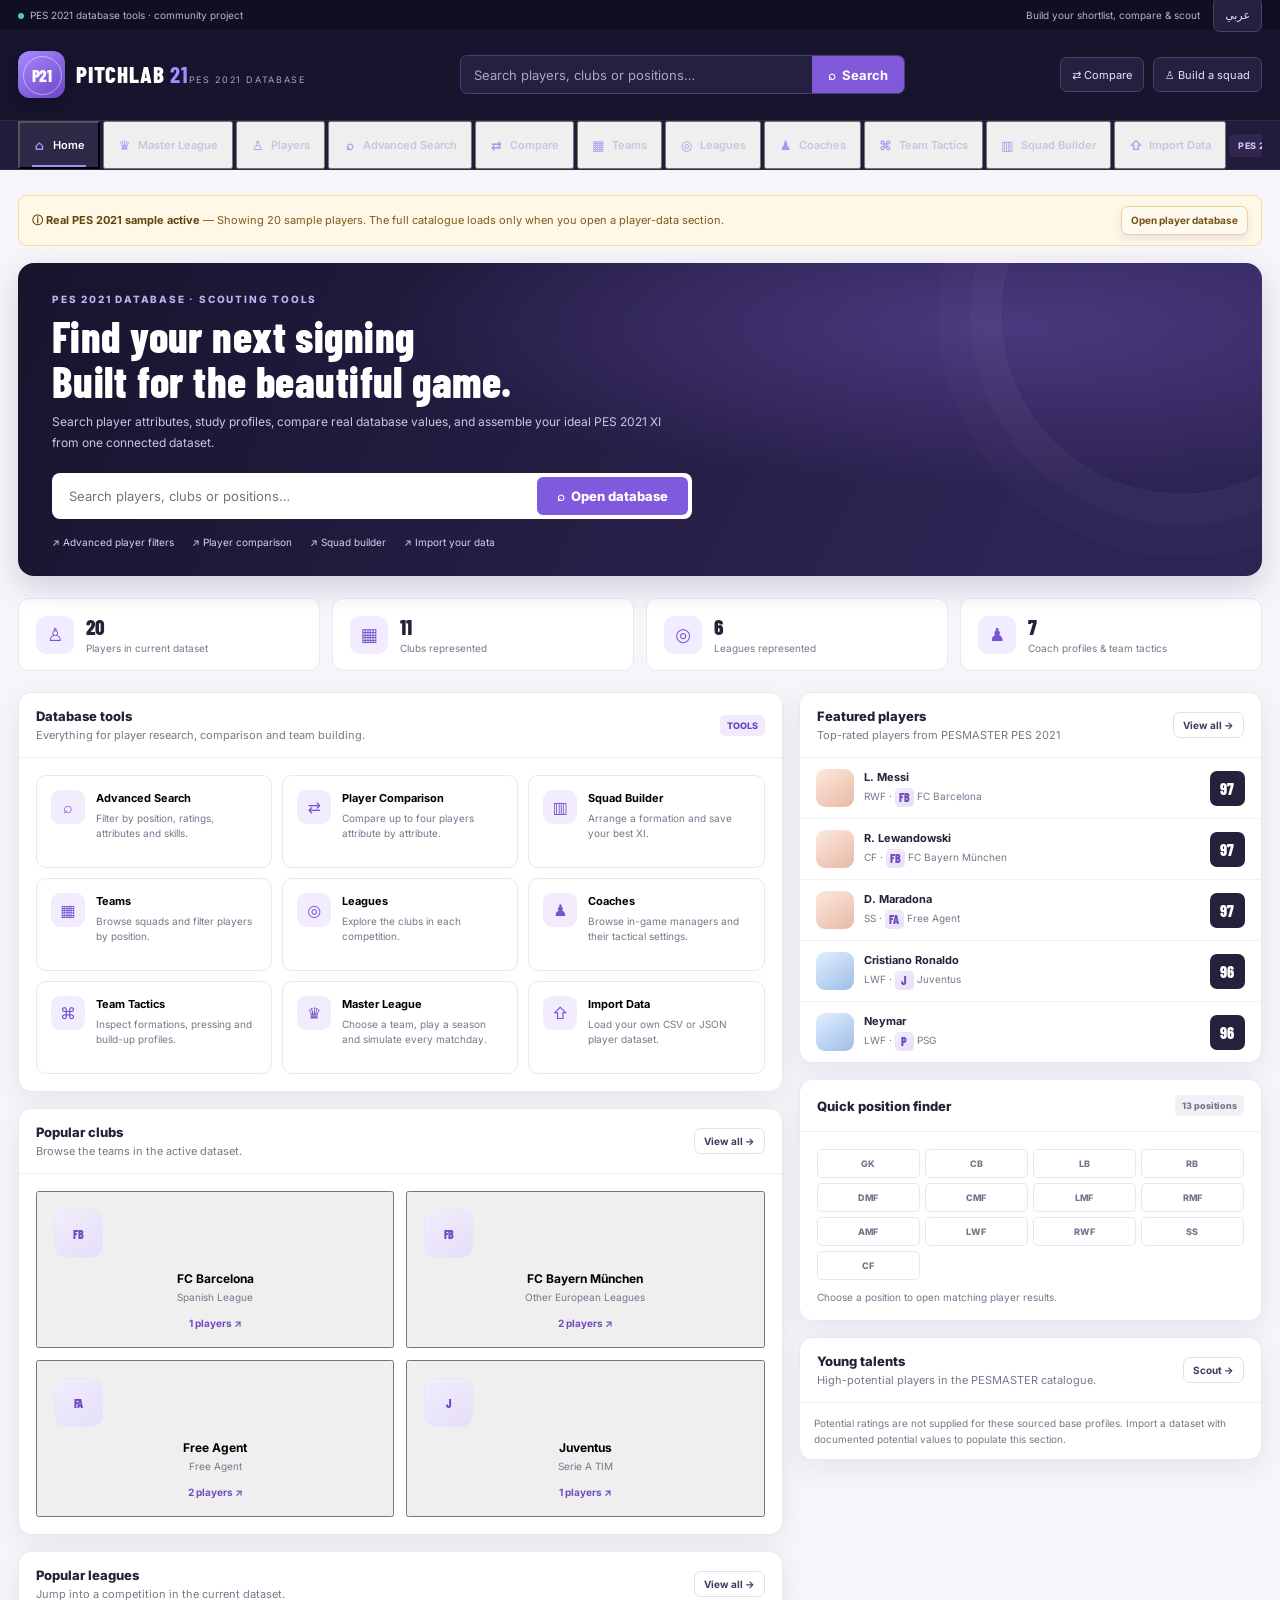
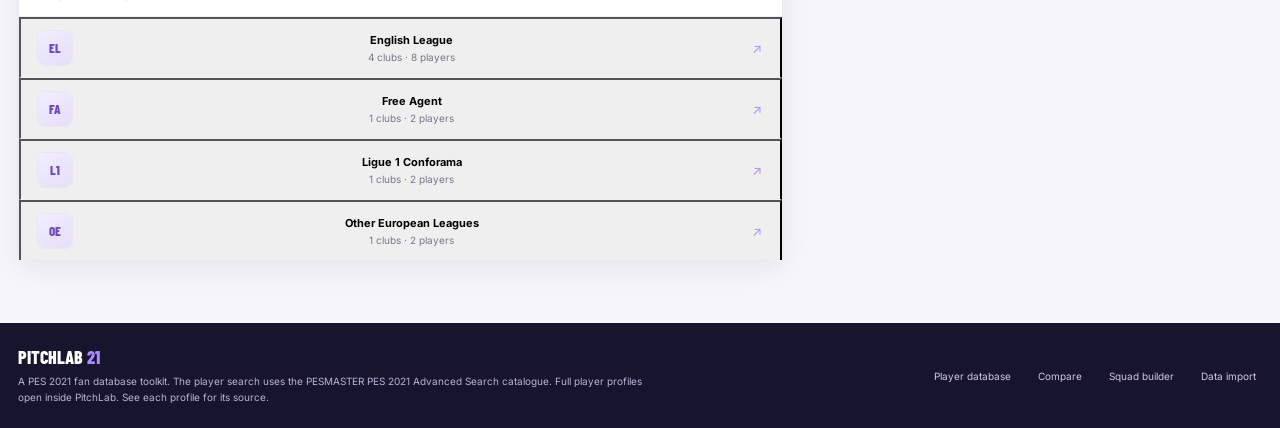
<file: index.html>
<!doctype html>
<html lang="en" dir="ltr">
<head>
  <meta charset="utf-8" />
  <meta name="viewport" content="width=device-width, initial-scale=1" />
  <meta name="theme-color" content="#17142d" />
  <meta name="description" content="PitchLab 21 — a PES 2021 player database, scouting and squad-building toolkit." />
  <title>PitchLab 21 — PES 2021 Database</title>
  <link rel="stylesheet" href="styles.css?v=2026-10-17-master-league-2" />
</head>
<body>
  <div id="app">
    <main style="max-width:900px;margin:40px auto;padding:24px;font-family:Arial,sans-serif;color:#eee;background:#211b38;border-radius:16px">
      <h1 style="margin-top:0">PitchLab 21 is starting…</h1>
      <p>Loading the PES 2021 database interface. If this message stays here, the diagnostic below will show the startup error.</p>
    </main>
  </div>
  <script>
    window.PITCHLAB_BUILD_ID = '2026-10-17-pesmaster-player-catalog-3';
    (function () {
      function showStartupError(title, detail) {
        var app = document.getElementById('app');
        if (!app || window.__PITCHLAB_APP_READY__) return;
        app.innerHTML = '';
        var box = document.createElement('main');
        box.style.cssText = 'max-width:900px;margin:36px auto;padding:24px;font:16px/1.55 Arial,sans-serif;color:#eee;background:#211b38;border:1px solid #594c7e;border-radius:16px';
        var h = document.createElement('h1'); h.textContent = title; h.style.color = '#ffb4b4';
        var p = document.createElement('p'); p.textContent = 'PitchLab 21 could not finish starting. Make sure you extracted the entire ZIP and opened START-PITCHLAB.bat. The detailed error is below.';
        var pre = document.createElement('pre'); pre.textContent = 'Build: ' + (window.PITCHLAB_BUILD_ID || 'unknown') + '\n\n' + String(detail || 'No additional error details were provided.'); pre.style.cssText = 'white-space:pre-wrap;overflow-wrap:anywhere;background:#151225;padding:12px;border-radius:8px';
        var b = document.createElement('button'); b.textContent = 'Try again'; b.style.cssText = 'padding:10px 16px;border:0;border-radius:8px;cursor:pointer'; b.onclick = function(){ location.reload(); };
        box.append(h,p,pre,b); app.appendChild(box);
      }
      window.addEventListener('error', function (event) {
        if (event instanceof ErrorEvent) showStartupError('PitchLab 21 startup error', (event.message || 'JavaScript error') + (event.filename ? '\n' + event.filename + ':' + event.lineno : '') + (event.error && event.error.stack ? '\n' + event.error.stack : ''));
        else if (event.target && event.target.tagName === 'SCRIPT') showStartupError('A required JavaScript file could not load', event.target.src || 'Unknown script file');
      }, true);
      window.addEventListener('DOMContentLoaded', function () {
        setTimeout(function () { if (!window.__PITCHLAB_APP_READY__) showStartupError('PitchLab 21 did not finish starting', 'The app script did not complete its initial render. Check that app.js, data.js, data/managers-tactics.js, and data/league-catalog.js exist next to the site and that you extracted the ZIP fully.'); }, 12000);
      });
    })();
  </script>
  <div id="toast" class="toast" role="status" aria-live="polite"></div>
  <script src="data.js?v=2026-10-17-pesmaster-player-catalog-2"></script>
  <script src="data/managers-tactics.js?v=2026-10-17-master-league-1"></script>
  <script src="data/league-catalog.js?v=2026-10-17-pesmaster-player-catalog-2"></script>
  <script src="app.js?v=2026-10-17-master-league-3"></script>
</body>
</html>
</file>
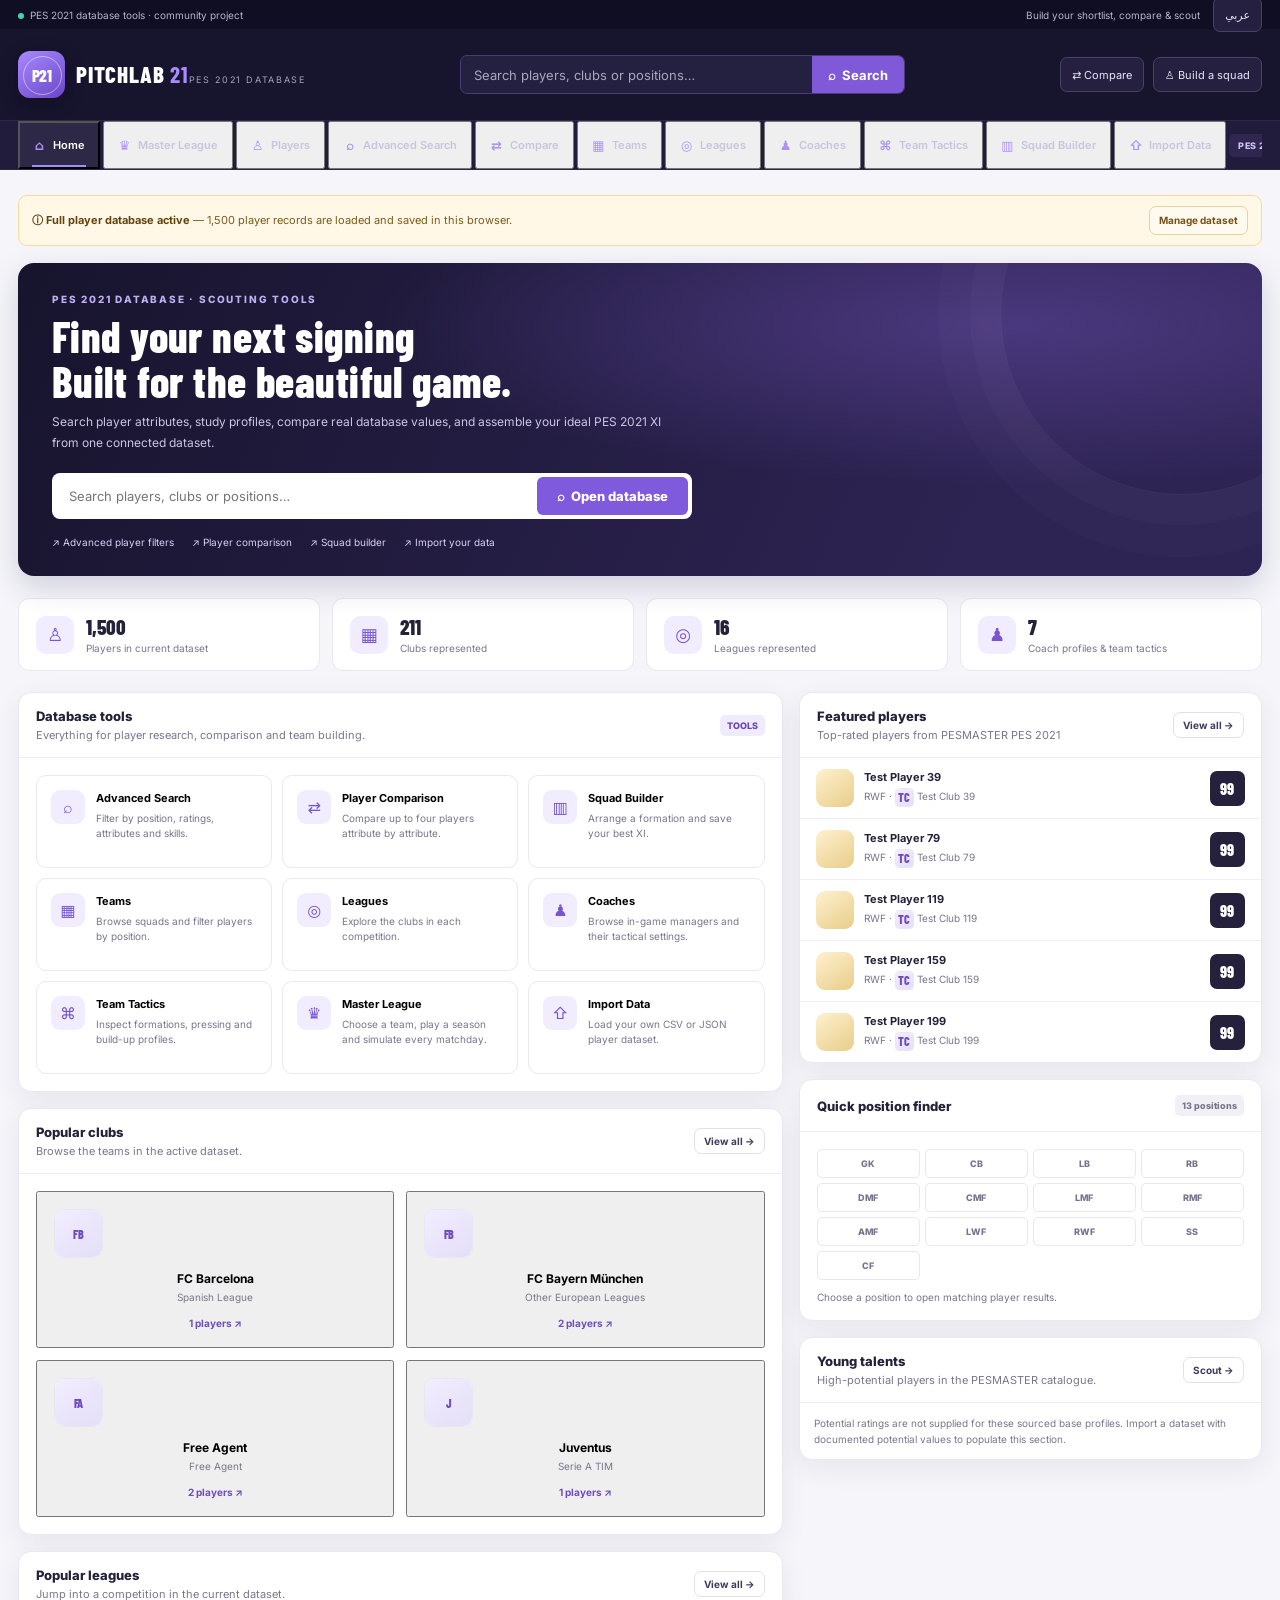
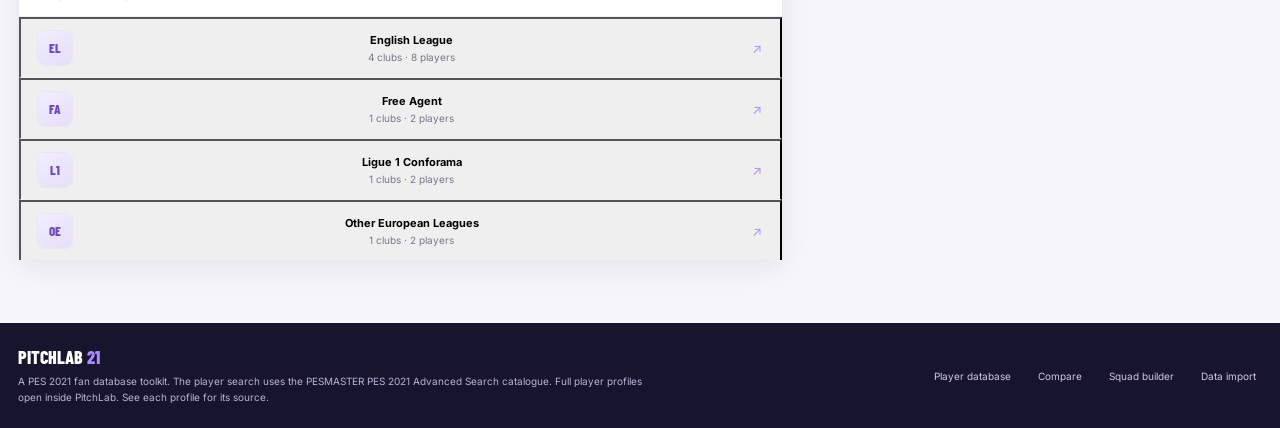
<file: test-harness.html>
<!doctype html><html><head><meta charset="utf-8"><meta name="viewport" content="width=device-width, initial-scale=1"><link rel="stylesheet" href="styles.css"></head><body><div id="app"></div><div id="toast" class="toast"></div><script src="data.js"></script><script>const base=window.PITCHLAB_INITIAL_PLAYERS[0];for(let i=20;i<1500;i++){window.PITCHLAB_INITIAL_PLAYERS.push({...base,id:'perf-'+i,name:'Test Player '+i,displayName:'Test Player '+i,club:'Test Club '+(i%200),league:'Test League '+(i%10),overall:60+(i%40),age:18+(i%18)});}</script><script src="data/managers-tactics.js"></script><script src="data/league-catalog.js"></script><script src="app.js"></script></body></html>
</file>
<file: styles.css>
@import url('https://fonts.googleapis.com/css2?family=Inter:wght@400;500;600;700;800&family=Barlow+Condensed:wght@600;700;800&display=swap');
:root{--navy:#17142d;--navy2:#211c3c;--purple:#7f58d9;--purple2:#a483ff;--ink:#222239;--muted:#77778c;--line:#e8e8f0;--surface:#fff;--canvas:#f5f5fa;--green:#199b78;--red:#d95b6d;--gold:#e5ad45;--shadow:0 8px 28px rgba(28,24,59,.07);--radius:13px}
*{box-sizing:border-box}html{scroll-behavior:smooth}body{margin:0;background:var(--canvas);font-family:Inter,system-ui,-apple-system,BlinkMacSystemFont,"Segoe UI",sans-serif;color:var(--ink);font-size:13px}button,input,select,textarea{font:inherit}button{cursor:pointer}a{color:inherit;text-decoration:none}.wrap{width:min(1400px,calc(100% - 36px));margin:auto}.eyebrow{font-size:10px;text-transform:uppercase;font-weight:800;letter-spacing:.14em;color:var(--purple)}
.topline{height:29px;background:#100e22;color:#b7b3cb;font-size:10px}.topline .wrap{height:100%;display:flex;align-items:center;justify-content:space-between}.top-right{display:flex;align-items:center;gap:13px}.online-dot{display:inline-block;width:6px;height:6px;border-radius:50%;background:#49d3a9;margin-right:6px}.masthead{background:var(--navy);color:white;border-bottom:1px solid rgba(255,255,255,.09)}.masthead-main{min-height:91px;display:flex;gap:24px;align-items:center;justify-content:space-between}.brand{display:flex;align-items:center;gap:11px;flex-shrink:0}.brand-mark{width:47px;height:47px;border-radius:12px;background:linear-gradient(145deg,#a88aff,#6b46c7);display:grid;place-items:center;box-shadow:0 5px 17px #09071866;position:relative;overflow:hidden}.brand-mark:before{content:"";position:absolute;width:37px;height:37px;border:1px solid #fff7;border-radius:50%;top:5px;left:5px}.brand-mark span{font:800 17px "Barlow Condensed",sans-serif;letter-spacing:-.04em;z-index:1}.brand-name{font:800 23px "Barlow Condensed",sans-serif;letter-spacing:.035em;line-height:1}.brand-name b{color:#a98aff}.brand-sub{font-size:9px;color:#a8a4c1;margin-top:5px;letter-spacing:.18em;text-transform:uppercase}.global-search{display:flex;max-width:445px;flex:1;height:39px;background:#24203f;border:1px solid #4b3c76;border-radius:7px;overflow:hidden}.global-search input{border:0;outline:0;background:transparent;color:#fff;padding:0 13px;min-width:0;flex:1}.global-search input::placeholder{color:#aaa5c2}.global-search button{border:0;background:#8059d9;color:#fff;padding:0 16px;font-weight:700}.global-search button:hover{background:#966fe9}.head-actions{display:flex;align-items:center;gap:9px}.header-tool{height:35px;border:1px solid #494267;border-radius:7px;background:#25203f;color:#e9e5fa;padding:0 11px;font-size:11px}.header-tool:hover{border-color:#ac8ef7}.navrow{background:#211c3b;border-top:1px solid rgba(255,255,255,.055)}.mainnav{display:flex;align-items:center;gap:3px;min-height:43px;overflow-x:auto}.navlink{display:flex;align-items:center;gap:7px;color:#c9c4df;font-size:11px;font-weight:600;white-space:nowrap;padding:14px 13px;position:relative;transition:.18s}.navlink:hover,.navlink.active{color:#fff;background:rgba(255,255,255,.055)}.navlink.active:after{content:"";height:2px;position:absolute;bottom:0;left:12px;right:12px;background:#a98aff}.navicon{color:#ad92f3;font-size:13px;width:13px;text-align:center}.data-chip{margin-left:auto;white-space:nowrap;color:#d0c6f5;background:#302650;padding:6px 9px;border-radius:5px;font-size:9px;font-weight:800;letter-spacing:.06em;text-transform:uppercase}
main{padding:25px 0 52px;min-height:66vh}.page-heading{display:flex;align-items:flex-end;justify-content:space-between;gap:18px;margin:0 0 18px}.page-heading h1{margin:4px 0 0;font:800 29px "Barlow Condensed",sans-serif;letter-spacing:-.015em;color:#201d38}.page-heading p{margin:6px 0 0;color:var(--muted);font-size:12px;line-height:1.6}.heading-actions{display:flex;gap:8px;align-items:center;flex-wrap:wrap}.btn{display:inline-flex;align-items:center;justify-content:center;gap:7px;border:1px solid #e1dfec;background:#fff;color:#403a5c;border-radius:7px;padding:9px 12px;font-size:11px;font-weight:700;transition:.15s}.btn:hover{border-color:#b9a8ed;transform:translateY(-1px)}.btn-primary{background:var(--purple);border-color:var(--purple);color:white;box-shadow:0 4px 9px #8b69db2b}.btn-primary:hover{background:#6e49c7;color:white}.btn-dark{background:#282342;border-color:#282342;color:white}.btn-ghost{background:transparent}.btn-danger{color:#b94355}.btn-sm{padding:6px 9px;font-size:10px}.btn-icon{width:31px;height:31px;padding:0}.section-card{background:var(--surface);border:1px solid var(--line);border-radius:var(--radius);box-shadow:var(--shadow)}.section-head{padding:15px 17px;border-bottom:1px solid #eeeeF4;display:flex;align-items:center;justify-content:space-between;gap:12px}.section-head h2,.section-head h3{margin:0;font-size:13px;font-weight:800}.section-head p{margin:4px 0 0;font-size:11px;color:var(--muted)}.section-body{padding:17px}.muted{color:var(--muted)}.tiny{font-size:10px}.pill{display:inline-flex;align-items:center;gap:5px;font-size:9px;font-weight:800;padding:5px 7px;border-radius:5px;white-space:nowrap}.pill-purple{background:#f0ebff;color:#6844bd}.pill-green{background:#e5f7f1;color:#118663}.pill-gray{background:#f0f0f6;color:#77768a}.pill-amber{background:#fff3d9;color:#987020}.pill-red{background:#fff0f1;color:#b94456}.demo-banner{display:flex;align-items:center;justify-content:space-between;gap:15px;background:#fff8e7;border:1px solid #f5dc9e;color:#7b5b1d;border-radius:9px;padding:10px 13px;margin-bottom:17px;font-size:11px;line-height:1.5}.demo-banner strong{color:#61450e}.demo-banner .btn{background:#fffaf0;border-color:#e9d19a;color:#735315}
/* home */
.hero{position:relative;border-radius:16px;overflow:hidden;background:radial-gradient(ellipse at 80% 20%,#4a387e 0,transparent 45%),linear-gradient(115deg,#17142d,#2e2454 80%);color:white;padding:30px 34px 28px;margin-bottom:22px;box-shadow:0 11px 30px #241c4c2b}.hero:after{content:"";position:absolute;width:360px;height:360px;border:1px solid #ffffff0f;border-radius:50%;right:-100px;top:-130px;box-shadow:0 0 0 30px #ffffff05,0 0 0 62px #ffffff04}.hero-kicker{color:#bfb0f3;text-transform:uppercase;letter-spacing:.18em;font-weight:800;font-size:10px}.hero h1{font:800 clamp(29px,3.5vw,43px) "Barlow Condensed",sans-serif;letter-spacing:.01em;margin:9px 0 8px;max-width:690px;line-height:1.05}.hero p{color:#cbc5e4;max-width:610px;font-size:12px;line-height:1.7;margin:0 0 20px}.hero-search{display:flex;width:min(640px,100%);height:46px;background:white;border-radius:8px;padding:4px;position:relative;z-index:1}.hero-search input{min-width:0;flex:1;border:0;background:transparent;padding:0 13px;outline:none;color:#29243d}.hero-search button{border:0;border-radius:6px;background:#805add;color:#fff;font-weight:800;padding:0 20px}.hero-links{display:flex;gap:18px;flex-wrap:wrap;margin-top:17px;position:relative;z-index:1}.hero-links button{border:0;background:transparent;color:#d9d0f6;padding:0;font-size:10px}.hero-links button:hover{color:white;text-decoration:underline}.metrics-grid{display:grid;grid-template-columns:repeat(4,minmax(0,1fr));gap:12px;margin-bottom:21px}.metric-card{padding:15px 17px;background:#fff;border:1px solid var(--line);border-radius:11px;display:flex;align-items:center;gap:12px}.metric-icon{width:38px;height:38px;border-radius:10px;background:#f1ecff;color:#7956ce;display:grid;place-items:center;font-size:18px}.metric-card strong{display:block;font:800 21px "Barlow Condensed",sans-serif}.metric-card span{font-size:10px;color:var(--muted)}.home-grid{display:grid;grid-template-columns:minmax(0,1.65fr) minmax(270px,1fr);gap:16px}.tool-grid{display:grid;grid-template-columns:repeat(3,minmax(0,1fr));gap:10px}.tool-tile{border:1px solid var(--line);border-radius:10px;background:#fff;padding:14px;display:flex;align-items:flex-start;gap:11px;min-height:93px;text-align:left}.tool-tile:hover{border-color:#c2b4ec;background:#fdfcff;transform:translateY(-1px)}.tool-glyph{width:34px;height:34px;flex-shrink:0;border-radius:9px;background:#f1edff;color:#7755cd;display:grid;place-items:center;font-size:16px}.tool-tile strong{display:block;font-size:11px;margin:1px 0 6px}.tool-tile small{font-size:10px;color:var(--muted);line-height:1.5;display:block}.top-player-list{display:grid;gap:0}.top-player{display:flex;align-items:center;gap:10px;padding:11px 16px;border-bottom:1px solid #f0f0f5;cursor:pointer}.top-player:last-child{border-bottom:0}.top-player:hover{background:#faf9fe}.top-player-info{flex:1;min-width:0}.top-player-info strong{font-size:11px;display:block;white-space:nowrap;overflow:hidden;text-overflow:ellipsis}.top-player-info small{display:block;color:var(--muted);font-size:10px;margin-top:4px}.rating-badge{width:35px;height:35px;display:grid;place-items:center;background:#25213d;color:white;border-radius:7px;font:800 16px "Barlow Condensed",sans-serif}.player-avatar{width:38px;height:38px;flex-shrink:0;border-radius:9px;background:linear-gradient(145deg,#ede8ff,#c7b7f5);color:#554080;display:grid;place-items:center;font:800 13px "Barlow Condensed",sans-serif;position:relative;overflow:hidden}.player-avatar:after{content:"";height:13px;width:27px;border-radius:20px 20px 4px 4px;background:#9274d5;position:absolute;bottom:-6px;opacity:.4}.player-avatar .player-avatar-initials{position:relative;z-index:1}.player-avatar.has-portrait .player-avatar-initials{display:none}.player-avatar.has-portrait:after{display:none}.player-avatar .player-portrait{position:absolute;inset:0;z-index:3;width:100%;height:100%;display:block;object-fit:cover;object-position:center 24%;border-radius:inherit}.player-avatar.large{width:90px;height:90px;border-radius:16px;font-size:27px}.player-avatar.large:after{width:62px;height:32px;bottom:-8px}.avatar-tone-1{background:linear-gradient(145deg,#e2efff,#9ebde8);color:#395d92}.avatar-tone-2{background:linear-gradient(145deg,#fbeadf,#e9b8a4);color:#895a48}.avatar-tone-3{background:linear-gradient(145deg,#e3f6ed,#9bd7bd);color:#337d66}.avatar-tone-4{background:linear-gradient(145deg,#fff1cf,#e8cd8a);color:#896a2b}
/* search */
.search-layout{display:grid;grid-template-columns:280px minmax(0,1fr);gap:16px;align-items:start}.filter-card{position:sticky;top:14px;overflow:hidden}.filter-section{padding:14px 15px;border-bottom:1px solid #f0eff5}.filter-title{font-size:10px;font-weight:800;letter-spacing:.07em;text-transform:uppercase;color:#6f6b86;margin-bottom:10px;display:flex;align-items:center;justify-content:space-between}.field{display:flex;flex-direction:column;gap:6px;min-width:0}.field label{font-size:10px;font-weight:700;color:#69677f}.field input,.field select,.field textarea,.control{min-width:0;width:100%;border:1px solid #e5e4ed;border-radius:6px;background:#fff;color:#29263d;outline:none;padding:9px 10px;height:34px;font-size:11px}.field input:focus,.field select:focus,.field textarea:focus{border-color:#a990ec;box-shadow:0 0 0 3px #9e83ec1c}.field textarea{height:auto;min-height:75px}.field-grid{display:grid;grid-template-columns:repeat(2,minmax(0,1fr));gap:10px}.field-grid.three{grid-template-columns:repeat(3,minmax(0,1fr))}.range-pair{display:grid;grid-template-columns:1fr 1fr;gap:7px}.range-pair input{width:100%}.position-grid{display:grid;grid-template-columns:repeat(4,1fr);gap:5px}.position-check{position:relative}.position-check input{position:absolute;opacity:0;pointer-events:none}.position-check span{display:grid;place-items:center;height:29px;border:1px solid #e8e6f0;border-radius:5px;font-size:9px;font-weight:800;color:#77748c;background:#fff}.position-check input:checked+span{border-color:#9475dd;color:#6f4fc0;background:#f0ebff}.position-check span:hover{border-color:#c3b4ea}.skill-checklist{display:grid;grid-template-columns:1fr 1fr;gap:7px 10px;max-height:150px;overflow:auto}.check-line{display:flex;align-items:center;gap:7px;color:#55536c;font-size:10px}.check-line input{accent-color:var(--purple)}.filter-footer{padding:13px 15px;display:flex;gap:8px}.filter-footer .btn{flex:1}.search-main{min-width:0}.results-toolbar{padding:13px 15px;display:flex;align-items:center;justify-content:space-between;gap:12px;flex-wrap:wrap;border-bottom:1px solid #ededf4}.result-summary strong{font-size:14px}.result-summary span{color:var(--muted);font-size:10px;display:block;margin-top:4px}.toolbar-actions{display:flex;gap:7px;flex-wrap:wrap;align-items:center}.view-switch{display:flex;border:1px solid #e6e4ed;border-radius:7px;padding:3px;background:#fafafd}.view-switch button{border:0;background:transparent;border-radius:5px;color:#77738a;padding:7px 9px;font-size:10px;font-weight:700}.view-switch button.active{background:#292541;color:white}.table-scroll{overflow-x:auto}.player-table{width:100%;border-collapse:separate;border-spacing:0;font-size:10px;white-space:nowrap}.player-table th{position:sticky;top:0;background:#f8f8fc;color:#6d6a83;font-size:9px;font-weight:800;text-transform:uppercase;letter-spacing:.035em;text-align:left;padding:11px 9px;border-bottom:1px solid #eae9f1;cursor:pointer;z-index:1}.player-table th:first-child,.player-table td:first-child{padding-left:15px}.player-table th:hover{color:#6d4bbd;background:#f1edff}.player-table td{padding:9px;border-bottom:1px solid #f0eff5;vertical-align:middle}.player-table tbody tr:hover{background:#fbfaff}.player-table tbody tr:last-child td{border-bottom:0}.player-check{accent-color:var(--purple)}.table-player{display:flex;align-items:center;gap:9px;min-width:160px}.table-player .player-avatar{width:32px;height:32px;font-size:11px;border-radius:7px}.table-player strong{display:block;max-width:135px;overflow:hidden;text-overflow:ellipsis;font-size:10px}.table-player small{display:block;color:#8c899f;margin-top:3px;font-size:9px}.team-cell{color:#5f5b78;max-width:125px;overflow:hidden;text-overflow:ellipsis}.flag{display:inline-block;font-size:12px;line-height:1;vertical-align:middle;margin-inline-end:4px}.flag-image{display:inline-flex;align-items:center;justify-content:center;width:14px;height:10px;overflow:hidden;vertical-align:middle;border-radius:2px}.flag-image img{display:block;width:100%;height:100%;object-fit:contain}.position-tag{display:inline-block;background:#eeebf9;color:#65518f;border-radius:4px;padding:4px 5px;font-weight:800;font-size:9px}.overall{display:inline-grid;place-items:center;min-width:30px;height:26px;background:#f1edff;color:#6f4ac4;border-radius:5px;font:800 14px "Barlow Condensed",sans-serif}.overall.high{background:#e3f7ef;color:#11845e}.potential-cell{color:#218366;font-weight:800}.table-link{border:0;padding:0;background:transparent;text-align:left;color:#302b4c;font-weight:800}.table-link:hover{color:#7653ce;text-decoration:underline}.table-bottom{display:flex;align-items:center;justify-content:space-between;gap:12px;padding:12px 15px;border-top:1px solid #eeedf4;flex-wrap:wrap}.pagination{display:flex;align-items:center;gap:5px}.page-btn{border:1px solid #e7e5ee;border-radius:5px;width:28px;height:28px;background:#fff;color:#77738b;font-size:10px}.page-btn.active{background:#7e58d5;color:white;border-color:#7e58d5}.page-btn:disabled{opacity:.4;cursor:not-allowed}.cards-grid{display:grid;grid-template-columns:repeat(3,minmax(0,1fr));gap:11px;padding:13px}.player-card{border:1px solid #e9e7f0;background:#fff;border-radius:10px;overflow:hidden;transition:.15s}.player-card:hover{border-color:#c3b4ea;transform:translateY(-2px);box-shadow:0 7px 18px #2b204d0d}.player-card-top{padding:13px;display:flex;gap:10px;align-items:center;border-bottom:1px solid #f0eff5}.player-card-top .player-avatar{width:45px;height:45px}.player-card-info{flex:1;min-width:0}.player-card-info strong{display:block;font-size:11px}.player-card-info small{font-size:10px;color:var(--muted);display:block;margin-top:5px}.player-card-stats{display:grid;grid-template-columns:repeat(3,1fr);padding:9px 8px}.player-stat{text-align:center;padding:6px 2px}.player-stat strong{display:block;font:800 16px "Barlow Condensed",sans-serif}.player-stat span{display:block;font-size:8px;color:#8b879d;margin-top:2px}.player-card-bottom{display:flex;justify-content:space-between;align-items:center;padding:8px 11px;background:#faf9fd;border-top:1px solid #efedf5}.player-card-bottom label{font-size:9px;color:#706c84;display:flex;gap:5px;align-items:center}.empty-state{text-align:center;padding:48px 20px;color:var(--muted)}.empty-state .empty-icon{font-size:34px;color:#afa3d2;margin-bottom:8px}.empty-state strong{display:block;color:#403a5c;font-size:13px;margin-bottom:5px}
/* profile */
.profile-hero{background:linear-gradient(115deg,#201b3e,#36275a);color:white;border-radius:14px;padding:24px;display:flex;gap:20px;align-items:center;margin-bottom:16px;position:relative;overflow:hidden}.profile-hero:after{content:"";position:absolute;width:260px;height:260px;border:1px solid #ffffff11;border-radius:50%;right:-70px;top:-100px;box-shadow:0 0 0 25px #ffffff05,0 0 0 50px #ffffff04}.profile-avatar-wrap{position:relative;z-index:1}.profile-identity{min-width:0;flex:1;position:relative;z-index:1}.profile-identity h1{font:800 30px "Barlow Condensed",sans-serif;margin:0 0 9px}.profile-tags{display:flex;gap:7px;flex-wrap:wrap}.profile-tags span{border:1px solid #ffffff2b;border-radius:5px;padding:5px 7px;font-size:10px;color:#e0d9f5}.profile-tags .position-tag{background:#a38aff;color:#1c1634;border-color:transparent}.profile-rating{position:relative;z-index:1;text-align:center;padding:11px 19px;background:#ffffff12;border:1px solid #ffffff23;border-radius:11px}.profile-rating strong{display:block;font:800 40px "Barlow Condensed",sans-serif;line-height:1}.profile-rating span{display:block;font-size:9px;color:#d1c9e9;letter-spacing:.12em;text-transform:uppercase;margin-top:7px}.profile-info-grid{display:grid;grid-template-columns:repeat(4,minmax(0,1fr));gap:10px;margin-bottom:16px}.info-tile{background:white;border:1px solid var(--line);border-radius:9px;padding:12px}.info-tile span{font-size:9px;text-transform:uppercase;letter-spacing:.08em;color:#8a869c;font-weight:800;display:block}.info-tile strong{font-size:14px;display:block;margin-top:7px}.profile-layout{display:grid;grid-template-columns:minmax(0,1.4fr) minmax(280px,1fr);gap:16px}.attribute-groups{display:grid;grid-template-columns:1fr 1fr;gap:15px}.attribute-group h3{font-size:11px;margin:0 0 11px}.attr-row{display:grid;grid-template-columns:145px minmax(40px,1fr) 27px;align-items:center;gap:9px;margin-bottom:10px}.attr-label{font-size:10px;color:#6c6981}.attr-bar{height:6px;border-radius:10px;background:#f0eff5;overflow:hidden}.attr-fill{height:100%;border-radius:10px;background:linear-gradient(90deg,#a38af1,#7754d0)}.attr-value{font:800 12px "Barlow Condensed",sans-serif;text-align:right}.tag-list{display:flex;gap:6px;flex-wrap:wrap}.skill-tag{display:inline-flex;align-items:center;padding:7px 9px;border-radius:6px;background:#f3f0ff;color:#6850a6;font-size:10px;font-weight:600}.style-tag{background:#edf8f4;color:#238067}.secondary-position{border:1px solid #e9e4f8;border-radius:5px;padding:5px 7px;font-size:10px;color:#7151c0;font-weight:800}.bar-legend{display:flex;gap:10px;font-size:9px;color:#8a869b;margin-top:12px;flex-wrap:wrap}.dot{display:inline-block;width:6px;height:6px;border-radius:50%;margin-right:4px;background:#8a6add}
/* compare */
.compare-pickers{display:flex;gap:9px;align-items:center;flex-wrap:wrap}.compare-pickers select{min-width:210px;max-width:300px}.compare-pickers input{min-width:210px;max-width:320px}.compare-grid{display:grid;grid-template-columns:repeat(var(--compare-count,2),minmax(180px,1fr));gap:10px;margin-bottom:16px}.compare-player{padding:17px;text-align:center;min-width:0}.compare-player .player-avatar{margin:0 auto 10px;width:59px;height:59px;font-size:18px}.compare-player strong{display:block;font-size:12px;white-space:nowrap;overflow:hidden;text-overflow:ellipsis}.compare-player small{display:block;font-size:10px;color:var(--muted);margin-top:5px}.compare-overall{font:800 28px "Barlow Condensed",sans-serif;margin-top:9px;color:#7653cc}.compare-row{display:grid;grid-template-columns:minmax(125px,190px) repeat(var(--compare-count,2),minmax(80px,1fr));align-items:center;border-bottom:1px solid #efedf5;padding:9px 14px;gap:10px}.compare-row:last-child{border:0}.compare-metric{font-size:10px;color:#77738a}.compare-val{font:800 13px "Barlow Condensed",sans-serif;text-align:center;border-radius:5px;padding:5px}.compare-val.best{background:#e6f7f0;color:#118563}.compare-group{background:#f8f7fc;padding:9px 14px;font-size:10px;font-weight:800;color:#5a5373;text-transform:uppercase;letter-spacing:.08em;border-bottom:1px solid #eceaf4}.compare-card-remove{margin-top:10px}.compare-bar{height:5px;border-radius:10px;background:#f0eef7;overflow:hidden;margin-top:5px}.compare-bar span{display:block;height:100%;background:#8b6bda}
/* teams / league */
.entity-grid{display:grid;grid-template-columns:repeat(4,minmax(0,1fr));gap:12px}.entity-card{padding:16px;cursor:pointer;transition:.15s}.entity-card:hover{transform:translateY(-2px);border-color:#c3b4ea}.entity-emblem{width:44px;height:44px;border-radius:12px;background:#f1edff;color:#7654c7;display:grid;place-items:center;font:800 18px "Barlow Condensed",sans-serif;margin-bottom:13px}.entity-card h3{font-size:12px;margin:0 0 5px}.entity-card p{font-size:10px;color:var(--muted);margin:0 0 11px}.entity-card .entity-meta{font-size:10px;color:#6e4ebc;font-weight:700}.squad-filters{display:flex;gap:7px;flex-wrap:wrap}.squad-filters button{padding:6px 9px;border:1px solid #e8e6ef;border-radius:5px;background:white;color:#77738b;font-size:10px;font-weight:700}.squad-filters button.active{background:#f0ebff;border-color:#ac97e6;color:#6748b8}.squad-list{display:grid;grid-template-columns:1fr 1fr;gap:9px;padding:13px}.squad-player-row{display:flex;align-items:center;gap:8px;border:1px solid #efedf5;border-radius:8px;padding:9px;min-width:0}.squad-player-row .player-avatar{width:32px;height:32px}.squad-player-row .grow{flex:1;min-width:0}.squad-player-row strong{display:block;font-size:10px;white-space:nowrap;text-overflow:ellipsis;overflow:hidden}.squad-player-row small{display:block;font-size:9px;color:var(--muted);margin-top:3px}
/* squad builder */
.builder-layout{display:grid;grid-template-columns:minmax(0,1.25fr) minmax(280px,.75fr);gap:16px;align-items:start}.pitch-wrap{padding:13px;background:#fdfdfd;border:1px solid #e6e5ed;border-radius:12px}.pitch{position:relative;aspect-ratio:1.12/1;max-height:690px;min-height:490px;border-radius:9px;overflow:hidden;background:repeating-linear-gradient(0deg,#3e8c68 0,#3e8c68 50px,#39835f 50px,#39835f 100px);border:5px solid #fbfcfb}.pitch:before{content:"";position:absolute;inset:10px;border:1.5px solid #ffffffa8;border-radius:2px}.pitch .halfway{position:absolute;left:10px;right:10px;top:50%;height:1.5px;background:#ffffffa8}.pitch .centre-circle{position:absolute;left:50%;top:50%;width:17%;aspect-ratio:1;border:1.5px solid #ffffffa8;border-radius:50%;transform:translate(-50%,-50%)}.pitch .box{position:absolute;left:28%;right:28%;border:1.5px solid #ffffffa8;height:15%;}.pitch .box.top{top:10px;border-top:0}.pitch .box.bottom{bottom:10px;border-bottom:0}.pitch-slot{position:absolute;z-index:1;transform:translate(-50%,-50%);width:68px;min-width:61px;max-width:86px;border:1px solid #ffffff90;border-radius:8px;background:#fdfcffed;color:#2f2847;box-shadow:0 4px 10px #163b2a4a;padding:5px 4px 6px;text-align:center;backdrop-filter:blur(4px);transition:.14s}.pitch-slot:hover,.pitch-slot.active{background:#ece5ff;border-color:#cfbfff;transform:translate(-50%,-50%) scale(1.05)}.pitch-slot .slot-position{display:block;color:#7452bc;font-size:9px;font-weight:900}.pitch-slot .slot-photo{display:grid;place-items:center;width:32px;height:32px;margin:2px auto;border-radius:50%;overflow:hidden;background:#ede8ff;color:#6b51ae;font-size:10px;font-weight:800;line-height:1}.pitch-slot .slot-photo img{display:block;width:100%;height:100%;object-fit:cover;object-position:center 24%}.pitch-slot.empty .slot-photo{background:#ffffff24;color:#fff}.pitch-slot .slot-name{display:block;white-space:nowrap;overflow:hidden;text-overflow:ellipsis;font-size:8px;font-weight:800;margin-top:2px}.pitch-slot .slot-rating{display:inline-block;border-radius:3px;padding:2px 4px;background:#e8f7ef;color:#137b59;font:800 11px "Barlow Condensed",sans-serif;margin-top:3px}.pitch-slot.empty{background:#ffffff24;border:1px dashed #ffffffa6;color:white;box-shadow:none}.pitch-slot.empty .slot-position{color:#fff}.pitch-slot.empty .slot-name{color:#ecffef}.builder-controls{display:grid;gap:12px}.builder-stats{display:grid;grid-template-columns:1fr 1fr;gap:8px}.builder-stat{border:1px solid #eeeaf6;background:#faf9fd;border-radius:8px;padding:12px}.builder-stat span{font-size:9px;color:var(--muted);display:block}.builder-stat strong{display:block;font:800 23px "Barlow Condensed",sans-serif;margin-top:5px}.builder-note{font-size:10px;line-height:1.6;color:var(--muted)}.picker-modal{display:none;position:fixed;inset:0;background:#15122ccc;z-index:30;padding:20px;align-items:center;justify-content:center}.picker-modal.open{display:flex}.picker-dialog{width:min(580px,100%);max-height:min(760px,90vh);overflow:hidden;display:flex;flex-direction:column;background:white;border-radius:13px;box-shadow:0 20px 90px #0d0b1d80}.picker-head{display:flex;align-items:center;justify-content:space-between;padding:15px 17px;border-bottom:1px solid var(--line)}.picker-head h3{margin:0;font-size:14px}.picker-search{padding:12px 15px;border-bottom:1px solid var(--line)}.picker-search input{width:100%;height:37px;border:1px solid #e3e1ed;border-radius:7px;padding:0 11px;outline:none}.picker-list{padding:10px 13px;overflow:auto;display:grid;gap:6px}.picker-option{border:1px solid #efedf5;border-radius:8px;background:#fff;padding:8px;display:flex;align-items:center;gap:10px;text-align:left}.picker-option:hover{border-color:#c1b0ec;background:#fbf9ff}.picker-option .player-avatar{width:35px;height:35px}.picker-option-info{flex:1;min-width:0}.picker-option strong{display:block;font-size:11px}.picker-option small{display:block;color:var(--muted);font-size:9px;margin-top:4px}
/* import / footer */
.import-grid{display:grid;grid-template-columns:1fr 1fr;gap:15px}.drop-zone{border:1px dashed #b9abdF;border-radius:12px;background:#faf8ff;padding:24px;text-align:center}.drop-icon{width:45px;height:45px;margin:0 auto 10px;display:grid;place-items:center;border-radius:12px;background:#efe9ff;color:#7956ce;font-size:20px}.drop-zone h3{font-size:13px;margin:0 0 7px}.drop-zone p{font-size:10px;line-height:1.6;color:var(--muted);margin:0 auto 14px;max-width:370px}.file-label{display:inline-flex;align-items:center;justify-content:center;gap:7px;border:1px solid #e2dfeb;background:#fff;color:#473d67;border-radius:7px;padding:10px 13px;font-size:10px;font-weight:800}.file-label input{display:none}.code-sample{padding:13px;border-radius:8px;background:#1e1b35;color:#e0d9f5;font:10px/1.7 ui-monospace,SFMono-Regular,Menlo,monospace;white-space:pre-wrap;overflow:auto}.notice-list{display:grid;gap:11px}.notice-item{display:flex;gap:9px;font-size:11px;line-height:1.55;color:#625e78}.notice-bullet{width:21px;height:21px;display:grid;place-items:center;border-radius:6px;flex-shrink:0;background:#eaf7f1;color:#208765;font-size:11px}.site-footer{background:#17142d;color:#b9b3d2;padding:23px 0;margin-top:10px}.footer-inner{display:flex;align-items:center;justify-content:space-between;gap:20px;flex-wrap:wrap}.footer-brand{font:800 18px "Barlow Condensed",sans-serif;color:white}.site-footer p{font-size:10px;line-height:1.6;margin:5px 0 0;max-width:630px}.footer-links{display:flex;gap:15px;flex-wrap:wrap}.footer-links button{border:0;background:transparent;color:#d0c9e8;font-size:10px}.footer-links button:hover{color:white}.toast{position:fixed;bottom:20px;left:50%;transform:translate(-50%,14px);background:#25213e;color:white;padding:11px 16px;border-radius:8px;box-shadow:0 10px 30px #1410283d;opacity:0;pointer-events:none;z-index:50;font-size:11px;font-weight:700;transition:.22s;max-width:calc(100vw - 30px)}.toast.show{opacity:1;transform:translate(-50%,0)}
/* RTL */
html[dir="rtl"] body{text-align:right}html[dir="rtl"] .topline .wrap,html[dir="rtl"] .masthead-main,html[dir="rtl"] .page-heading,html[dir="rtl"] .section-head,html[dir="rtl"] .results-toolbar,html[dir="rtl"] .table-bottom,html[dir="rtl"] .footer-inner{direction:rtl}html[dir="rtl"] .attr-value{text-align:left}html[dir="rtl"] .player-table th,html[dir="rtl"] .player-table td{text-align:right}html[dir="rtl"] .hero:after{right:auto;left:-100px}html[dir="rtl"] .profile-hero:after{right:auto;left:-70px}html[dir="rtl"] .flag{margin-right:0;margin-left:5px}html[dir="rtl"] .attr-bar{direction:ltr}
@media(max-width:1100px){.masthead-main{gap:14px}.head-actions .header-tool:last-child{display:none}.navlink{padding-left:10px;padding-right:10px}.search-layout{grid-template-columns:250px minmax(0,1fr)}.cards-grid{grid-template-columns:repeat(2,minmax(0,1fr))}.entity-grid{grid-template-columns:repeat(3,minmax(0,1fr))}.profile-layout{grid-template-columns:1fr}.attribute-groups{grid-template-columns:1fr 1fr}}
@media(max-width:820px){.wrap{width:min(100% - 24px,1400px)}.masthead-main{min-height:auto;padding:14px 0;flex-wrap:wrap}.brand{flex:1}.global-search{order:3;flex-basis:100%;max-width:none}.mainnav{min-height:41px}.navlink{padding:13px 10px}.data-chip{display:none}.metrics-grid{grid-template-columns:repeat(2,minmax(0,1fr))}.home-grid{grid-template-columns:1fr}.tool-grid{grid-template-columns:repeat(3,minmax(0,1fr))}.search-layout{grid-template-columns:1fr}.filter-card{position:static}.filter-card .filter-content{display:grid;grid-template-columns:repeat(2,minmax(0,1fr))}.filter-section{min-width:0}.filter-footer{grid-column:1/-1}.builder-layout{grid-template-columns:1fr}.pitch{min-height:450px}.profile-info-grid{grid-template-columns:repeat(2,minmax(0,1fr))}.profile-hero{flex-wrap:wrap}.profile-rating{margin-left:auto}.compare-grid{overflow-x:auto}.entity-grid{grid-template-columns:repeat(2,minmax(0,1fr))}.squad-list{grid-template-columns:1fr}.import-grid{grid-template-columns:1fr}}
@media(max-width:560px){body{font-size:12px}.topline .wrap{font-size:9px}.topline .top-right{gap:8px}.brand-mark{width:40px;height:40px}.brand-name{font-size:21px}.header-tool{padding:0 8px}.head-actions{gap:5px}.page-heading{align-items:flex-start;flex-direction:column}.page-heading h1{font-size:27px}.heading-actions{width:100%}.hero{padding:23px 19px}.hero h1{font-size:32px}.hero p{font-size:11px}.hero-search{height:43px}.hero-search button{padding:0 12px;font-size:10px}.hero-links{gap:12px}.metrics-grid{gap:8px}.metric-card{padding:11px;gap:8px}.metric-icon{width:32px;height:32px}.metric-card strong{font-size:18px}.tool-grid{grid-template-columns:repeat(2,minmax(0,1fr));gap:8px}.tool-tile{padding:11px;min-height:88px;gap:8px}.tool-glyph{width:29px;height:29px}.section-body{padding:13px}.section-head{padding:13px}.filter-card .filter-content{grid-template-columns:1fr}.filter-section{padding:12px}.filter-footer{grid-column:auto}.toolbar-actions{width:100%}.toolbar-actions .btn{flex:1}.results-toolbar{align-items:flex-start}.cards-grid{grid-template-columns:1fr;padding:9px}.table-bottom{align-items:flex-start;flex-direction:column}.pagination{width:100%;overflow:auto}.profile-hero{padding:17px;gap:12px}.player-avatar.large{width:68px;height:68px;font-size:22px}.profile-identity h1{font-size:24px}.profile-rating{padding:9px 12px}.profile-rating strong{font-size:32px}.profile-tags span{font-size:9px}.profile-info-grid{gap:7px}.info-tile{padding:10px}.attribute-groups{grid-template-columns:1fr}.attr-row{grid-template-columns:125px minmax(40px,1fr) 25px;gap:7px}.compare-grid{grid-template-columns:repeat(var(--compare-count,2),minmax(135px,1fr))}.compare-row{grid-template-columns:100px repeat(var(--compare-count,2),minmax(70px,1fr));gap:6px;padding:8px}.entity-grid{grid-template-columns:1fr 1fr;gap:8px}.entity-card{padding:12px}.pitch{min-height:390px;aspect-ratio:.83/1}.pitch-slot{width:60px;min-width:56px;padding:4px 2px}.pitch-slot .slot-photo{width:28px;height:28px}.pitch-slot .slot-position{font-size:8px}.pitch-slot .slot-name{font-size:7px}.builder-stats{grid-template-columns:1fr 1fr}.demo-banner{align-items:flex-start;flex-direction:column}.site-footer .wrap{width:calc(100% - 28px)}.footer-inner{align-items:flex-start;flex-direction:column}}

/* Coach and tactical database pages */
.coach-grid,.tactics-card-grid{display:grid;grid-template-columns:repeat(2,minmax(0,1fr));gap:14px;margin:14px 0 20px}.coach-card,.team-tactic-card{min-width:0;overflow:hidden}.coach-card{padding:16px}.coach-card-head{display:flex;align-items:center;gap:12px}.coach-badge{display:grid;place-items:center;min-width:61px;height:48px;padding:0 7px;border-radius:10px;background:linear-gradient(140deg,#312554,#6f4dc2);color:#fff;font-size:15px;font-weight:900;letter-spacing:-.03em}.coach-badge-large{min-width:100px;height:88px;border-radius:16px;font-size:23px}.coach-card h3{margin:0 0 4px;font-size:15px}.coach-card p{margin:0;color:var(--muted);font-size:10px}.grow{min-width:0;flex:1}.manager-rating{display:grid;place-items:center;background:#f0ebff;color:#6747b7;border-radius:8px;min-width:46px;height:42px;font-weight:900;font-size:20px}.coach-meta{display:flex;gap:12px;flex-wrap:wrap;margin:14px 0 12px;color:#65647b;font-size:10px}.coach-tags{display:flex;gap:6px;flex-wrap:wrap;margin:12px 0}.coach-tags span{padding:5px 8px;border:1px solid #e8e2f9;background:#f7f4ff;border-radius:5px;font-size:9px;font-weight:700;color:#6248a5}.coach-card-footer,.team-tactic-bottom{display:flex;align-items:center;justify-content:space-between;gap:10px;border-top:1px solid var(--line);padding-top:12px;margin-top:12px;color:var(--muted);font-size:9px}.database-toolbar{display:flex;align-items:center;gap:10px;margin:15px 0}.manager-search{display:flex;align-items:center;gap:9px;flex:1;min-width:100px;height:42px;border:1px solid #e5e3ef;border-radius:8px;background:#fff;padding:0 13px;color:#8b80ae}.manager-search input{width:100%;min-width:0;border:0;outline:0;color:var(--ink);background:transparent;font:inherit;font-size:11px}.tactic-filter{height:42px;max-width:230px;min-width:175px;border:1px solid #e5e3ef;background:#fff;color:var(--ink);border-radius:8px;padding:0 11px;font:inherit;font-size:11px}.tactics-intro{display:flex;align-items:center;gap:13px;padding:16px;margin:12px 0}.intro-symbol{display:grid;place-items:center;width:42px;height:42px;border-radius:10px;background:#f0ebff;color:#7350c5;font-size:21px;flex-shrink:0}.tactics-intro strong{font-size:12px}.tactics-intro p{margin:4px 0 0;color:var(--muted);font-size:10px;line-height:1.6}.team-tactic-banner{display:flex;align-items:center;justify-content:space-between;padding:16px;background:linear-gradient(110deg,#f6f3ff,#fff)}.team-tactic-banner .entity-emblem{margin:0}.formation-chip{background:#292342;color:#fff;border-radius:6px;padding:7px 10px;font-size:12px;font-weight:900}.team-tactic-content{padding:15px}.team-tactic-content h3{font-size:16px;margin:5px 0}.team-coach-line{font-size:10px;color:var(--muted);margin:0}.team-coach-line span{font-size:9px}.team-tactic-summary{display:grid;grid-template-columns:1fr 1fr;gap:9px;margin:14px 0}.team-tactic-summary>div{min-width:0;padding:9px;background:#faf9fd;border:1px solid #efedf6;border-radius:7px}.team-tactic-summary small{display:block;color:var(--muted);font-size:9px;margin-bottom:4px}.team-tactic-summary strong{display:block;font-size:10px;line-height:1.4}.team-tactic-bottom{padding-top:12px}.coach-profile-hero{display:flex;align-items:center;gap:18px;padding:21px;margin-bottom:15px}.coach-profile-identity{flex:1;min-width:0}.coach-profile-identity h2{font-size:23px;margin:4px 0}.coach-profile-identity p{color:var(--muted);font-size:11px;margin:4px 0}.manager-rating-block{display:flex;flex-direction:column;align-items:center;justify-content:center;border-left:1px solid var(--line);padding-left:20px;min-width:95px}.manager-rating-block strong{font-size:31px;color:#6747b7}.manager-rating-block span{font-size:9px;color:var(--muted);text-align:center}.coach-facts-grid{display:grid;grid-template-columns:repeat(4,minmax(0,1fr));gap:10px;margin:13px 0 21px}.section-heading-inline{display:flex;justify-content:space-between;align-items:flex-end;margin:20px 0 12px}.section-heading-inline h2{font-size:17px;margin:0 0 4px}.section-heading-inline p{font-size:10px;color:var(--muted);margin:0}.tactic-pitch{position:relative;overflow:hidden;max-width:720px;margin:0 auto 20px;padding:32px 14px 46px;border:2px solid #d7e4d7;border-radius:12px;background:repeating-linear-gradient(0deg,#2a7c55 0,#2a7c55 72px,#28754f 72px,#28754f 144px);box-shadow:var(--shadow)}.pitch-direction{position:absolute;z-index:3;left:0;right:0;text-align:center;color:#f4fff7;font-size:9px;font-weight:900;letter-spacing:.08em;text-shadow:0 1px 3px #123}.pitch-direction-top{top:9px}.pitch-direction-bottom{bottom:24px}.pitch-marking{position:absolute;inset:12px;border:1px solid #ffffff99;pointer-events:none}.pitch-marking:before{content:"";position:absolute;left:0;right:0;top:50%;border-top:1px solid #ffffff99}.pitch-marking:after{content:"";position:absolute;width:90px;height:90px;left:50%;top:50%;border:1px solid #ffffff99;border-radius:50%;transform:translate(-50%,-50%)}.tactic-pitch-rows{position:relative;z-index:1;display:flex;flex-direction:column;justify-content:space-around;gap:18px;min-height:350px}.tactic-pitch-row{display:flex;direction:ltr;align-items:center;justify-content:space-evenly;gap:9px}.tactic-position{display:grid;place-items:center;width:42px;height:42px;border:2px solid #ded0ff;border-radius:50%;background:#2c204be8;color:#fff;font-weight:800;font-size:10px;box-shadow:0 3px 10px #081d1170}.pitch-caption{position:relative;z-index:1;position:absolute;left:12px;right:12px;bottom:8px;text-align:center;color:#f4fff7;font-size:9px}.tactical-columns{display:grid;grid-template-columns:1fr 1fr;gap:14px;margin:16px 0}.tactic-settings{padding:0 15px 10px}.tactic-setting{display:flex;align-items:flex-start;justify-content:space-between;gap:14px;padding:11px 0;border-bottom:1px solid #f0eef6;font-size:11px}.tactic-setting:last-child{border-bottom:0}.tactic-setting>span{color:var(--muted)}.tactic-setting strong{max-width:58%;text-align:right;font-size:11px}.tactic-setting .muted{font-size:10px;font-weight:500;color:#9895a8}.advanced-note{padding:16px;margin:16px 0}.advanced-note h3{font-size:13px;margin:0 0 7px}.advanced-note p{font-size:10px;line-height:1.7;color:var(--muted);margin:6px 0}.source-note{font-size:10px;line-height:1.8;color:var(--muted);padding:12px 0 20px}.source-note a{color:#6f4dc2;font-weight:700;text-decoration:none}.source-note a:hover{text-decoration:underline}[data-coach-card][hidden],[data-tactic-card][hidden]{display:none!important}
@media(max-width:820px){.coach-grid,.tactics-card-grid{grid-template-columns:1fr}.coach-facts-grid{grid-template-columns:repeat(2,minmax(0,1fr))}.coach-profile-hero{flex-wrap:wrap}.manager-rating-block{margin-left:auto}.tactical-columns{grid-template-columns:1fr}.tactic-pitch-rows{min-height:320px}}
@media(max-width:560px){.database-toolbar{align-items:stretch;flex-wrap:wrap}.manager-search{flex:1 1 100%}.tactic-filter{max-width:none;flex:1}.coach-card{padding:12px}.coach-meta{gap:8px}.coach-profile-hero{gap:12px;padding:14px}.coach-profile-identity{flex-basis:calc(100% - 90px)}.coach-profile-identity h2{font-size:19px}.coach-badge-large{min-width:75px;height:65px;font-size:18px}.manager-rating-block{min-width:70px;padding-left:10px}.manager-rating-block strong{font-size:25px}.tactic-pitch{padding:30px 5px 48px}.tactic-pitch-rows{gap:14px;min-height:300px}.pitch-direction-bottom{bottom:27px}.tactic-position{width:35px;height:35px;font-size:9px}.team-tactic-summary{gap:7px}.tactic-setting{font-size:10px}.tactic-setting strong{font-size:10px}}

/* PESMASTER PES 2021 club badges: load the exact database badge when mapped, otherwise retain a tidy initials fallback. */
.club-logo-wrap{position:relative;display:inline-grid;place-items:center;flex:0 0 auto;vertical-align:middle;width:36px;height:36px;overflow:hidden;border:1px solid #e9e6f1;border-radius:8px;background:#fff;line-height:1;isolation:isolate}
.club-logo{position:relative;z-index:1;display:block;width:100%;height:100%;padding:3px;object-fit:contain;opacity:0;transition:opacity .12s ease;background:#fff}
.club-logo-fallback{position:absolute;inset:0;z-index:0;display:grid;place-items:center;background:linear-gradient(145deg,#f2edff,#e5def8);color:#6f4bc0;font:800 12px "Barlow Condensed",sans-serif;letter-spacing:-.02em}
.club-logo-wrap.is-loaded .club-logo{opacity:1}
.club-logo-wrap.is-loaded .club-logo-fallback{display:none}
.club-logo-xs{width:19px;height:19px;border-radius:4px}
.club-logo-sm{width:27px;height:27px;border-radius:6px}
.club-logo-md{width:41px;height:41px;border-radius:8px}
.club-logo-lg{width:49px;height:49px;border-radius:10px}
.club-logo-xl{width:62px;height:62px;border-radius:12px}
.entity-card>.club-logo-wrap{display:grid;margin:0 0 13px}
.team-tactic-banner>.club-logo-wrap{margin:0}
.player-card-info small,.compare-club-line,.coach-team-meta,.team-cell-inner,.profile-tags .profile-club-tag{display:inline-flex;align-items:center;gap:6px}
.player-card-info small{max-width:100%;min-width:0}
.player-card-info small span:not(.club-logo-wrap){overflow:hidden;text-overflow:ellipsis;white-space:nowrap;min-width:0}
.team-cell-inner{max-width:100%;gap:6px}
.team-cell-inner>span:last-child{display:block;overflow:hidden;text-overflow:ellipsis;white-space:nowrap}
.team-cell{max-width:145px}
.profile-tags .profile-club-tag{padding:3px 7px}
.profile-club-tag .club-logo-wrap{border-color:#ffffff40}
.coach-team-meta{gap:5px}
.coach-profile-badges{display:flex;flex-direction:column;align-items:center;gap:8px;flex:0 0 auto}
.coach-profile-badges .club-logo-wrap{width:58px;height:58px}
.club-title{display:inline-flex;align-items:center;gap:10px}
.club-title .club-logo-wrap{flex:0 0 auto}
@media(max-width:560px){.club-logo-xl{width:50px;height:50px}.coach-profile-badges .club-logo-wrap{width:48px;height:48px}.team-cell{max-width:125px}}
.profile-tags .club-logo-wrap{padding:0;border:1px solid #e9e6f1;color:inherit;background:#fff;font-size:inherit}
.profile-tags .club-logo-fallback{padding:0;border:0;border-radius:inherit}

/* PESMASTER PES 2021 league / competition emblems */
.league-logo-wrap{position:relative;display:inline-grid;place-items:center;flex:0 0 auto;vertical-align:middle;width:52px;height:52px;overflow:hidden;border:1px solid #e9e6f1;border-radius:9px;background:#fff;line-height:1;isolation:isolate}
.league-logo{position:relative;z-index:1;display:block;width:100%;height:100%;padding:2px;object-fit:contain;opacity:0;transition:opacity .12s ease;background:#fff}
.league-logo-fallback{position:absolute;inset:0;z-index:0;display:grid;place-items:center;background:linear-gradient(145deg,#f2edff,#e5def8);color:#6f4bc0;font:800 13px "Barlow Condensed",sans-serif;letter-spacing:-.02em}
.league-logo-wrap.is-loaded .league-logo{opacity:1}
.league-logo-wrap.is-loaded .league-logo-fallback{display:none}
.league-logo-xs{width:36px;height:36px;border-radius:7px}
.league-logo-sm{width:44px;height:44px;border-radius:8px}
.league-logo-md{width:58px;height:58px;border-radius:9px}
.league-logo-lg{width:76px;height:76px;border-radius:11px;margin-bottom:13px}
.league-logo-xl{width:88px;height:88px;border-radius:13px}
.entity-card>.league-logo-wrap{display:grid}
.top-player>.league-logo-wrap{margin:0}
.league-title{display:inline-flex;align-items:center;gap:10px}
@media(max-width:560px){.league-logo-lg{width:64px;height:64px}.league-logo-md{width:48px;height:48px}}

/* League -> club -> roster navigation */
.league-clubs-intro{display:flex;align-items:center;gap:13px;padding:15px 17px;margin-bottom:14px}
.league-clubs-intro .intro-symbol{flex:0 0 38px;width:38px;height:38px;display:grid;place-items:center;border-radius:10px;background:#f0ebff;color:#7654c7;font-size:19px}
.league-clubs-intro>div:nth-child(2){flex:1;min-width:0}
.league-clubs-intro strong{display:block;font-size:12px;color:var(--ink)}
.league-clubs-intro p{margin:4px 0 0;font-size:10px;color:var(--muted);line-height:1.55}
.league-club-card{text-align:left;width:100%;color:inherit;font:inherit;display:flex;flex-direction:column;align-items:flex-start}
.league-club-card .league-club-stats{display:flex;gap:7px;flex-wrap:wrap;margin:0 0 11px}
.league-club-card .league-club-stats span{font-size:9px;font-weight:700;color:#645a83;background:#f5f3fa;border:1px solid #eeeaf7;border-radius:5px;padding:5px 7px}
.team-detail-summary{display:flex;align-items:center;gap:15px;padding:16px 18px;margin-bottom:14px}
.team-detail-summary .team-detail-crest{flex:0 0 auto}
.team-detail-summary .grow{flex:1;min-width:0}
.team-detail-summary h2{font-size:15px;margin:0 0 6px;color:var(--ink)}
.team-detail-summary p{font-size:11px;color:var(--muted);margin:0 0 9px}
.team-detail-summary .table-link{font-size:11px}
@media(max-width:560px){.league-clubs-intro{align-items:flex-start;gap:9px;padding:12px}.league-clubs-intro>.pill{display:none}.team-detail-summary{padding:12px;gap:10px}.team-detail-summary .club-logo-xl{width:58px;height:58px}}

/* Dual Liverpool tactical presets (user-supplied values) */
.tactical-preset-grid{display:grid;grid-template-columns:repeat(2,minmax(0,1fr));gap:14px;margin:16px 0}.tactic-preset-card{min-width:0;overflow:hidden}.tactic-preset-groups{display:grid;grid-template-columns:1fr;gap:4px}.tactic-preset-groups h3,.tactic-instructions h3{font-size:11px;margin:10px 15px 2px;color:var(--ink)}.tactic-instructions{padding:0 15px 15px}.instruction-chips{display:flex;gap:7px;flex-wrap:wrap;margin-top:8px}.instruction-chip{display:inline-flex;align-items:center;border-radius:6px;border:1px solid #d9d0f3;background:#f3efff;color:#5e419f;padding:7px 10px;font-size:10px;font-weight:800}.tactic-preset-card .section-head{align-items:center}.tactic-preset-card .tactic-setting strong{font-variant-numeric:tabular-nums}@media(max-width:1000px){.tactical-preset-grid{grid-template-columns:1fr}}

/* Compact custom-tactic summary shown on the coach/team overview cards */
.custom-preset-mini{display:grid;gap:7px;padding:10px 12px;margin:12px 0;border:1px solid #e5def7;border-radius:9px;background:#fbf9ff}
.custom-preset-line{display:flex;align-items:flex-start;justify-content:space-between;gap:10px;font-size:10px;line-height:1.55}
.custom-preset-line strong{flex:0 0 auto;color:#5c4397;font-size:10px}
.custom-preset-line>span{text-align:right;color:var(--muted)}
.custom-preset-line b{color:var(--ink);font-variant-numeric:tabular-nums}
.custom-preset-mini .instruction-chips{margin-top:2px}
.custom-preset-mini .instruction-chip{padding:5px 7px;font-size:9px}
@media(max-width:560px){.custom-preset-line{display:grid;gap:2px}.custom-preset-line>span{text-align:left}}

/* Full PES 2021 database import / merge controls */
.full-database-source{margin:0 0 16px;overflow:hidden}
.full-database-source .section-head p{max-width:760px;line-height:1.65}
.source-choice-grid{display:grid;grid-template-columns:repeat(2,minmax(0,1fr));gap:14px}
.source-choice{display:flex;flex-direction:column;align-items:flex-start;min-width:0;padding:16px;border:1px solid var(--line);border-radius:10px;background:linear-gradient(160deg,#fff,#fbfaff)}
.source-choice-icon{display:grid;place-items:center;width:38px;height:38px;margin-bottom:8px;border-radius:10px;background:#f0ebff;color:#6b4ab8;font-size:20px;font-weight:800}
.source-choice h3{margin:0 0 6px;font-size:13px;color:var(--ink)}
.source-choice p{margin:0 0 12px;color:var(--muted);font-size:11px;line-height:1.7}
.source-choice-actions{display:flex;gap:8px;flex-wrap:wrap;margin-top:auto;padding:2px 0 10px}
.source-choice small{font-size:9px;line-height:1.7;color:var(--muted);overflow-wrap:anywhere}
.source-choice small a{color:#6f4dc2;font-weight:700;text-decoration:none}
#full-db-status{padding:11px 12px;margin-top:13px;border:1px solid #e9e2fa;border-radius:8px;background:#fbf9ff;line-height:1.7;overflow-wrap:anywhere}
#full-db-status a{color:#6f4dc2;font-weight:800}
.merge-toggle{display:flex;align-items:flex-start;gap:9px;margin-top:14px;padding:11px 12px;border:1px solid #e5def7;border-radius:8px;background:#fbf9ff;cursor:pointer}
.merge-toggle input{margin-top:2px;accent-color:#6f4dc2;flex:0 0 auto}
.merge-toggle span{display:grid;gap:3px}
.merge-toggle strong{font-size:11px;color:var(--ink)}
.merge-toggle small{font-size:9px;line-height:1.6;color:var(--muted)}
@media(max-width:760px){.source-choice-grid{grid-template-columns:1fr}.source-choice{padding:13px}.source-choice-actions{width:100%}.source-choice-actions .btn{flex:1;justify-content:center}}
.asset-map-card{margin-top:16px}
.asset-map-card .file-label{display:inline-flex;align-items:center;gap:8px;margin:4px 8px 4px 0;padding:9px 12px;border:1px solid #ddd4f5;border-radius:7px;background:#f7f4ff;color:#5e419f;font-size:10px;font-weight:800;cursor:pointer}
.asset-map-card .file-label input{max-width:190px;font-size:10px}
@media(max-width:560px){.asset-map-card .file-label{display:flex;justify-content:space-between;flex-wrap:wrap}.asset-map-card .file-label input{max-width:100%;width:100%}}

/* PES 2021 live database transfer */
.db-download{margin:16px 0;padding:16px 18px;background:#211b38;color:#fff;border:1px solid #57427a;border-radius:11px;box-shadow:0 6px 22px #17142d18}
.db-download-top{display:flex;align-items:center;justify-content:space-between;gap:15px}.db-download-top strong{font-size:15px;display:block}.db-download-top small{display:block;color:#c8c0d8;font-size:11px;margin-top:6px;line-height:1.5}.db-percent{font-size:22px;min-width:50px;text-align:end;color:#e8d8ff}
.db-track{background:#423655;border-radius:50px;overflow:hidden;height:12px;margin:13px 0}.db-fill{display:block;height:100%;border-radius:50px;background:linear-gradient(90deg,#8b5cf6,#50d5c2);transition:width .18s linear}.db-indeterminate{width:32%!important;animation:dbscan 1.7s ease-in-out infinite}@keyframes dbscan{0%{transform:translateX(-115%)}100%{transform:translateX(320%)}}
.db-steps{display:flex;flex-wrap:wrap;gap:6px 12px}.db-steps span{font-size:10px;color:#aaa0c1}.db-steps .db-step-current{font-weight:800;color:#fff}.db-steps .db-step-done{color:#7ee6c2}@media(max-width:600px){.db-download{padding:12px}.db-download-top strong{font-size:12px}.db-percent{font-size:18px}.db-steps{display:grid;gap:5px}}

/* Large data safety: avoid oversized DOM bursts and keep team pagination controls responsive. */
.entity-pager{margin-top:12px}.entity-pager .pagination .page-btn{width:auto;min-width:36px;padding:0 10px}.compare-pickers input,.compare-pickers select{flex:1 1 220px}

/* Official PESMASTER team-catalog sync status */
.catalog-sync-note{display:flex;align-items:center;justify-content:space-between;gap:14px;margin:0 0 16px;padding:13px 16px;border:1px solid #e6e0f1;background:linear-gradient(120deg,#fbfaff,#f4f0ff)}
.catalog-sync-note strong{display:block;color:#29233f;font-size:13px;font-weight:800}
.catalog-sync-note p{margin:4px 0 0;color:#6c6680;font-size:12px;line-height:1.45;overflow-wrap:anywhere}
.catalog-sync-note .btn{flex:0 0 auto}
@media(max-width:560px){.catalog-sync-note{align-items:flex-start;flex-direction:column}.catalog-sync-note .btn{width:100%}}

.team-lineup-card{margin:14px 0}.team-lineup-pitch{position:relative;overflow:hidden;margin:12px;border:2px solid #e7f1e8;border-radius:12px;min-height:390px;padding:22px 12px;background:repeating-linear-gradient(0deg,#2a7c55 0,#2a7c55 65px,#28754f 65px,#28754f 130px)}.team-lineup-pitch:before{content:"";position:absolute;inset:10px;border:1px solid #ffffff9c}.team-lineup-marking{position:absolute;left:10px;right:10px;top:50%;border-top:1px solid #ffffff9c}.team-lineup-marking:after{content:"";position:absolute;width:94px;height:94px;left:50%;top:0;transform:translate(-50%,-50%);border:1px solid #ffffff9c;border-radius:50%}.team-lineup-rows{position:relative;z-index:1;display:flex;flex-direction:column;justify-content:space-around;align-items:stretch;gap:8px;min-height:340px;direction:ltr}.team-lineup-rows>div{display:flex;justify-content:space-evenly;align-items:center;gap:4px}.team-pitch-player{display:flex;flex-direction:column;align-items:center;justify-content:flex-start;gap:3px;width:96px;min-width:0;padding:3px;border:0;background:transparent;color:#fff;text-align:center;cursor:pointer;text-shadow:0 1px 3px #14291e}.team-pitch-player strong,.team-pitch-player small{max-width:100%;white-space:nowrap;overflow:hidden;text-overflow:ellipsis}.team-pitch-player strong{font-size:9px}.team-pitch-player small{font-size:9px;color:#e3f6e9}.team-pitch-photo .player-avatar,.team-pitch-avatar{width:48px;height:48px;border:2px solid #fff;border-radius:50%;box-shadow:0 2px 8px #102b2070}.team-pitch-photo .player-avatar:after{display:none}.team-pitch-avatar{display:grid;place-items:center;background:#243e32;color:white;font-size:10px}.team-pitch-player.empty{opacity:.68;cursor:default}.team-lineup-unavailable{margin:14px 0}@media(max-width:560px){.team-lineup-pitch{margin:8px 0;padding:14px 3px;min-height:330px}.team-lineup-rows{min-height:300px;gap:4px}.team-pitch-player{width:66px}.team-pitch-player strong,.team-pitch-player small{font-size:8px}.team-pitch-photo .player-avatar,.team-pitch-avatar{width:38px;height:38px}}
.picker-result-count{position:sticky;top:-10px;z-index:1;padding:5px 2px 7px;background:#fff;color:var(--muted);font-size:10px}.picker-page-controls{display:flex;align-items:center;justify-content:center;gap:8px;padding:5px 0 2px}.picker-page-controls span{font-size:10px;color:var(--muted)}
.pitch-slot .slot-photo>.player-avatar.pitch-player-avatar{width:100%;height:100%;border-radius:50%;font-size:8px;box-shadow:none}.pitch-slot .slot-photo>.player-avatar.pitch-player-avatar:after{display:none}

/* Local PES 2021 Master League season simulator */
.master-league-setup{position:relative;overflow:hidden;margin:18px 0;padding:26px;border:1px solid #d8d0ee;border-radius:16px;background:radial-gradient(circle at 95% 8%,#e8ddff 0,transparent 36%),linear-gradient(135deg,#fff,#f7f4ff);box-shadow:0 12px 34px #25154a12}.ml-setup-emblem{float:right;display:grid;place-items:center;width:62px;height:62px;border-radius:16px;background:#271c45;color:#dfd2ff;font-size:30px}.ml-setup-copy{max-width:680px}.ml-setup-copy h2{margin:5px 0;font:800 29px "Barlow Condensed",sans-serif;color:#211936}.ml-setup-copy p{margin:0;color:var(--muted);font-size:12px;line-height:1.6}.ml-select-grid{display:grid;grid-template-columns:minmax(0,1fr) minmax(0,1fr) auto;align-items:end;gap:12px;margin-top:24px}.ml-select-grid label{display:grid;gap:7px;color:var(--ink);font-size:11px;font-weight:800}.ml-select-grid .control{width:100%;min-width:0}.ml-start-button{height:40px;white-space:nowrap}.ml-local-note{margin:16px 0 0;color:var(--muted);font-size:10px}.ml-career-summary{overflow:hidden;margin:14px 0 18px;border:1px solid #dcd3ef;border-radius:14px;background:#fff;box-shadow:0 8px 24px #2119360b}.ml-career-hero{display:grid;grid-template-columns:minmax(0,1fr) auto auto;align-items:center;gap:20px;padding:21px 23px;background:linear-gradient(115deg,#211936,#35275a);color:#fff}.ml-career-hero h2{margin:4px 0;font:800 28px "Barlow Condensed",sans-serif}.ml-career-hero p{margin:0;color:#d2cae4;font-size:12px}.ml-career-hero>.club-logo-xl{width:58px;height:58px;background:#ffffff1c;border-color:#ffffff24}.ml-round-progress{display:grid;justify-items:center;min-width:84px;padding:11px;border:1px solid #ffffff30;border-radius:10px;background:#ffffff0d}.ml-round-progress strong{font-size:22px}.ml-round-progress span{font-size:9px;color:#d2cae4;text-align:center}.ml-quick-stats{display:grid;grid-template-columns:repeat(4,minmax(0,1fr));gap:1px;background:var(--line)}.ml-quick-stats>div{display:grid;gap:5px;padding:13px 17px;background:#fff}.ml-quick-stats small{color:var(--muted);font-size:10px}.ml-quick-stats strong{overflow:hidden;color:var(--ink);font-size:14px;text-overflow:ellipsis;white-space:nowrap}.ml-main-grid{display:grid;grid-template-columns:minmax(0,1.03fr) minmax(0,1fr);align-items:start;gap:16px}.ml-results-card,.ml-table-card{min-width:0;overflow:hidden}.ml-fixture-list{display:grid;gap:7px;padding:12px}.ml-fixture{position:relative;display:grid;grid-template-columns:minmax(0,1fr) 62px minmax(0,1fr);align-items:center;gap:8px;min-height:49px;padding:8px 10px;border:1px solid #ece8f4;border-radius:9px;background:#fff;direction:ltr}.ml-fixture.ml-user-fixture{border-color:#baa5f2;background:#f8f5ff;box-shadow:inset 3px 0 #8059d9}.ml-fixture-team{display:flex;min-width:0;align-items:center;gap:7px;color:var(--ink);font-size:10px}.ml-fixture-team b{overflow:hidden;text-overflow:ellipsis;white-space:nowrap}.ml-fixture-team.away{justify-content:flex-end}.ml-fixture-team .club-logo-sm{width:24px;height:24px;flex:0 0 24px}.ml-score{color:#392965;font-size:15px;text-align:center;white-space:nowrap;font-variant-numeric:tabular-nums}.ml-score i{padding:0 2px;color:#9b92aa;font-style:normal}.ml-you-badge{position:absolute;right:8px;bottom:3px;color:#704bbd;font-size:7px;font-weight:900;letter-spacing:.06em}.ml-empty-results{padding:24px 15px;color:var(--muted);font-size:11px;line-height:1.6;text-align:center}.ml-history{margin:0 12px 13px;border-top:1px solid var(--line)}.ml-history>summary,.ml-history-round>summary{padding:11px 2px;color:#62469e;font-size:10px;font-weight:800;cursor:pointer}.ml-history-round{margin:0 0 5px;padding:0 10px;border:1px solid var(--line);border-radius:8px}.ml-history-round .ml-fixture-list{padding:0 0 9px}.ml-table-scroll{max-height:675px;overflow:auto}.ml-table{width:100%;border-collapse:collapse;font-variant-numeric:tabular-nums}.ml-table th,.ml-table td{padding:9px 7px;border-bottom:1px solid #eeeaf4;color:var(--ink);font-size:10px;text-align:center;white-space:nowrap}.ml-table th{position:sticky;top:0;z-index:1;background:#f7f5fb;color:var(--muted);font-size:9px}.ml-table td.ml-position{color:var(--muted);font-weight:800}.ml-table td.ml-table-team{text-align:left}.ml-table-team>span{display:inline-flex;align-items:center;gap:6px}.ml-table-team .club-logo-sm{width:22px;height:22px;flex:0 0 22px}.ml-table-team em{padding:2px 4px;border-radius:4px;background:#eee8ff;color:#704bbd;font-size:7px;font-style:normal;font-weight:900}.ml-table tr.ml-your-row{background:#f8f5ff}.ml-table tr.ml-your-row td{color:#4c347c}.ml-bottom-actions{display:flex;align-items:center;justify-content:space-between;gap:10px;margin:15px 0}.ml-bottom-actions>span{color:var(--muted);font-size:10px}
.ml-squad-grid{display:grid;grid-template-columns:minmax(0,1fr) minmax(290px,.85fr);align-items:start;gap:16px;margin-bottom:16px}.ml-roster-card{min-width:0;overflow:hidden}.ml-roster{display:grid;max-height:485px;overflow:auto;padding:8px}.ml-roster .squad-player-row{min-width:0}.ml-roster-loading{margin-bottom:16px;color:var(--muted);font-size:11px}.ml-roster-loading p{margin:0 0 10px}
@media(max-width:900px){.ml-main-grid,.ml-squad-grid{grid-template-columns:1fr}.ml-table-scroll{max-height:520px}}
@media(max-width:650px){.master-league-setup{padding:18px}.ml-setup-emblem{width:46px;height:46px;font-size:23px}.ml-setup-copy h2{font-size:24px}.ml-select-grid{grid-template-columns:1fr;gap:10px;margin-top:18px}.ml-start-button{width:100%}.ml-career-hero{grid-template-columns:minmax(0,1fr) auto;gap:11px;padding:16px}.ml-career-hero>.club-logo-xl{display:none}.ml-career-hero h2{font-size:24px}.ml-round-progress{min-width:68px}.ml-quick-stats{grid-template-columns:repeat(2,minmax(0,1fr))}.ml-quick-stats>div{padding:10px}.ml-fixture{grid-template-columns:minmax(0,1fr) 54px minmax(0,1fr);gap:4px;padding:7px}.ml-fixture-team{gap:4px;font-size:9px}.ml-fixture-team .club-logo-sm{width:20px;height:20px;flex-basis:20px}.ml-score{font-size:13px}.ml-table th,.ml-table td{padding:8px 5px;font-size:9px}.ml-bottom-actions{align-items:flex-start;flex-direction:column}.ml-roster{max-height:390px}}
</file>
